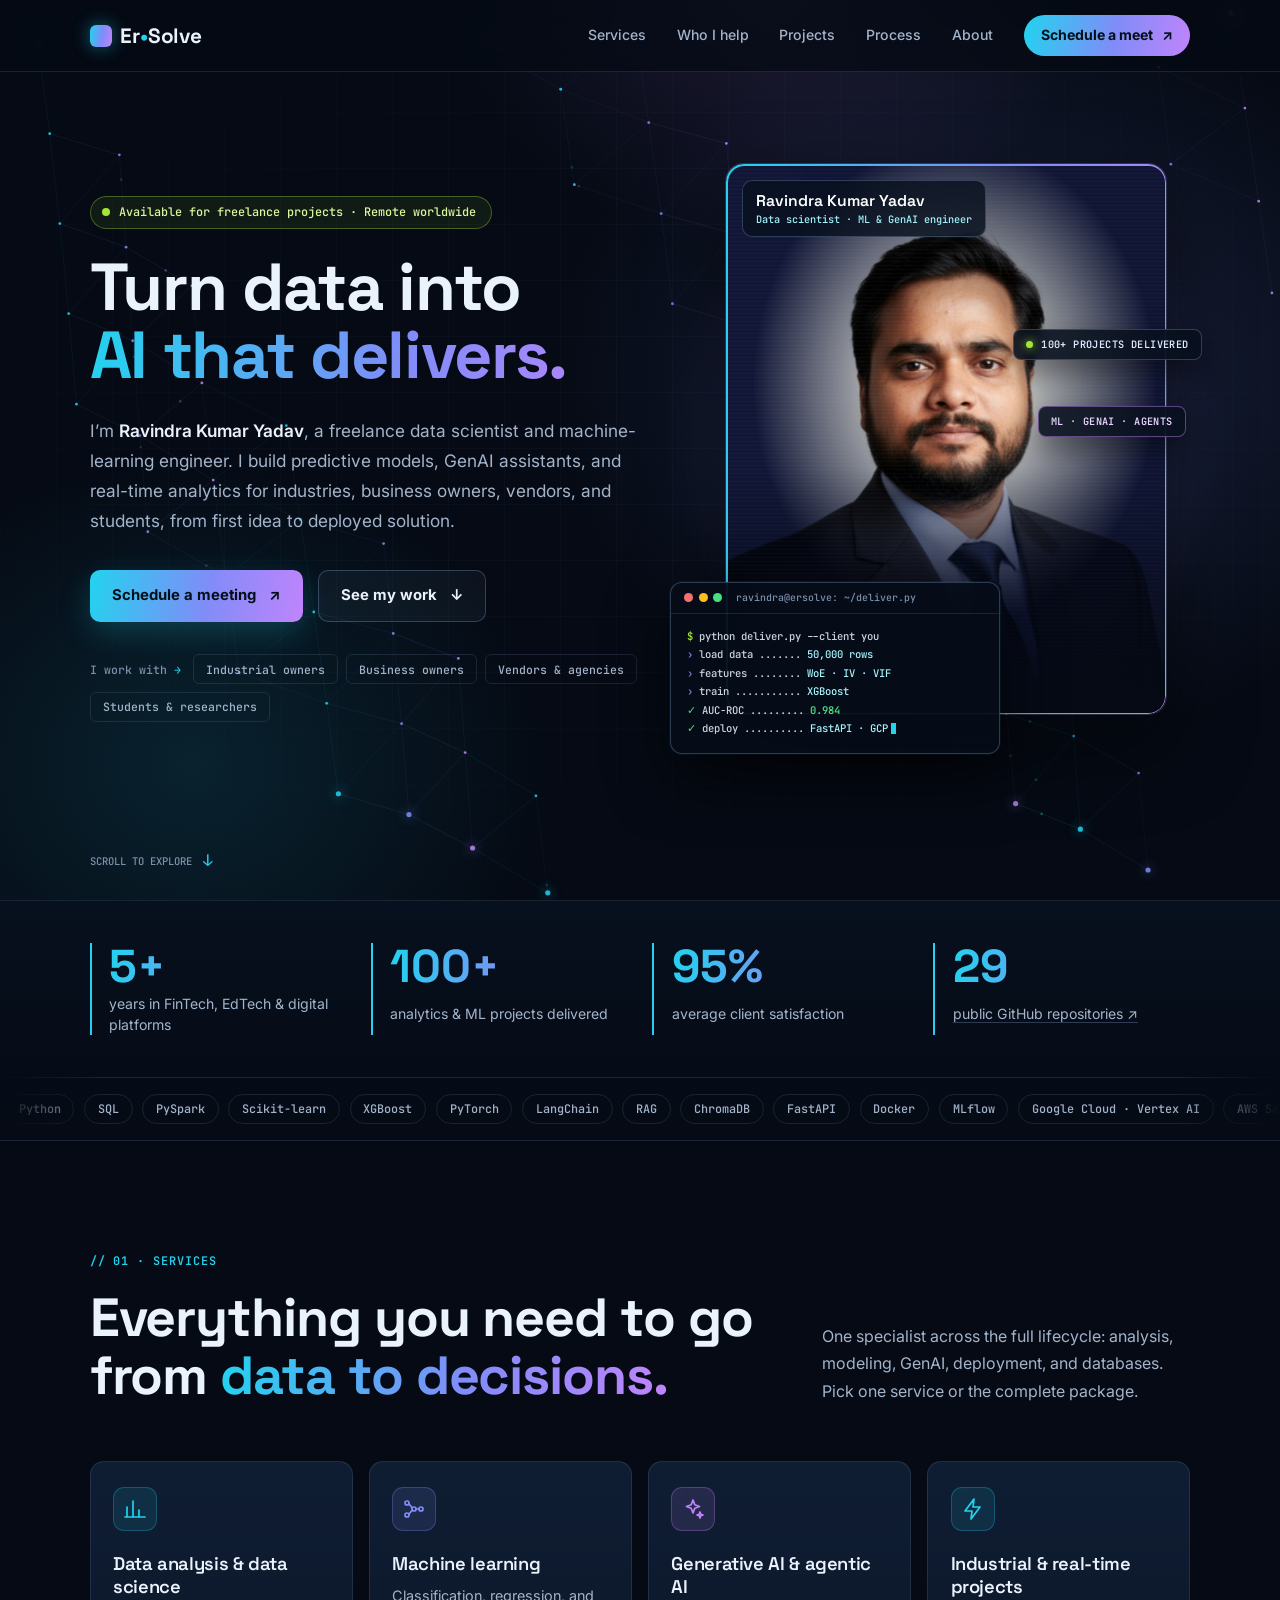
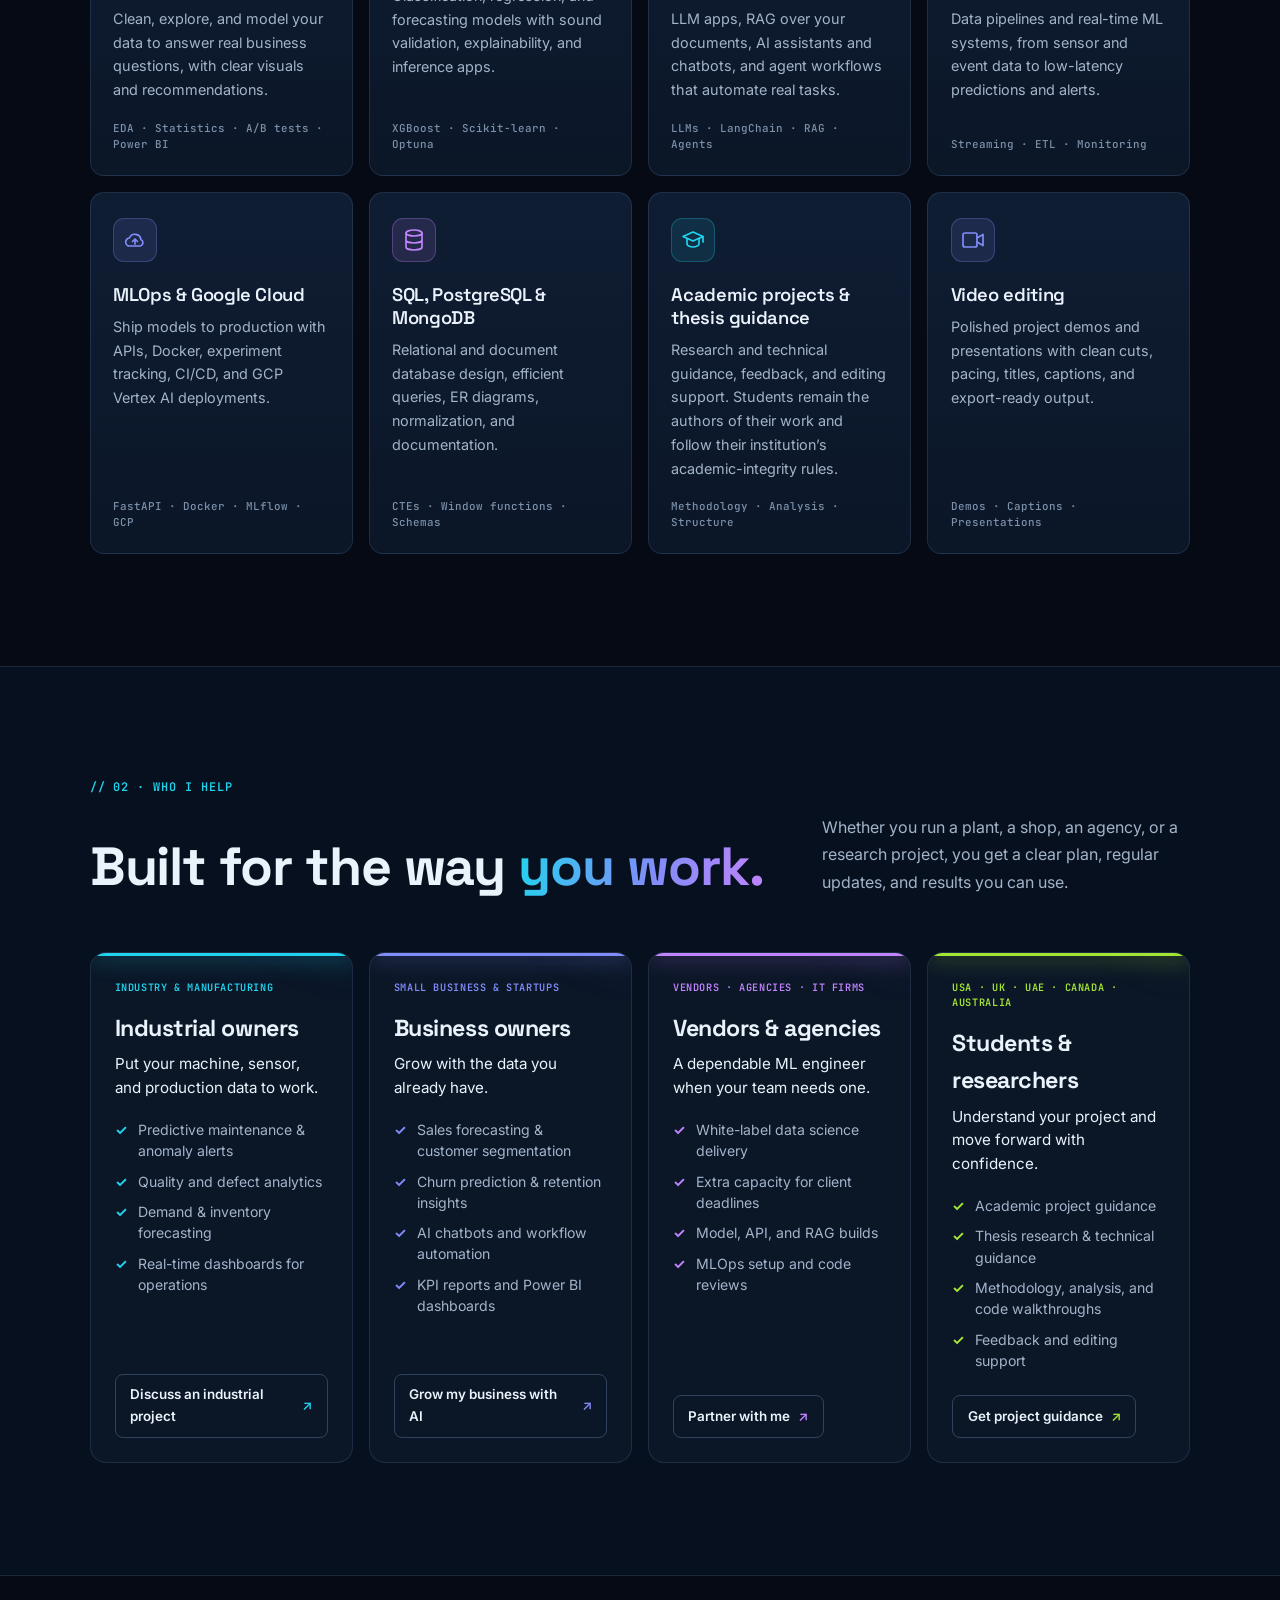
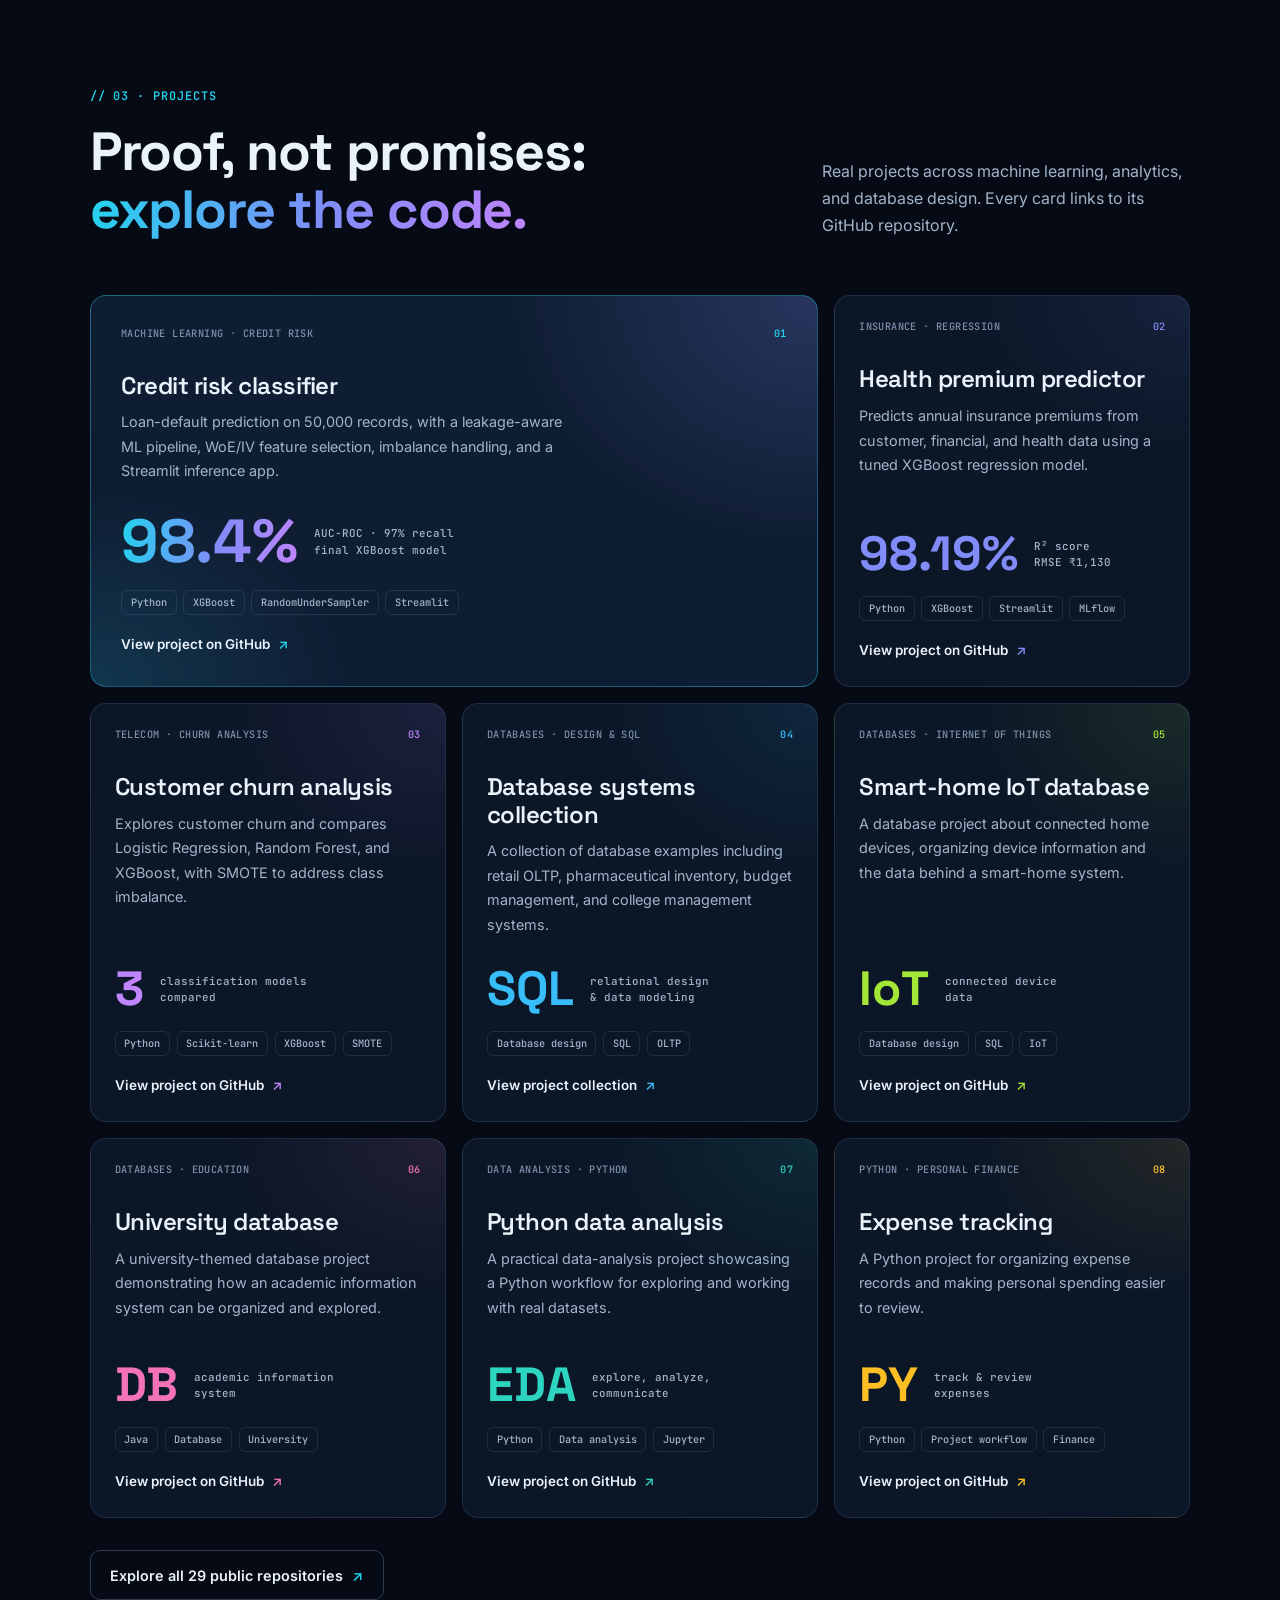
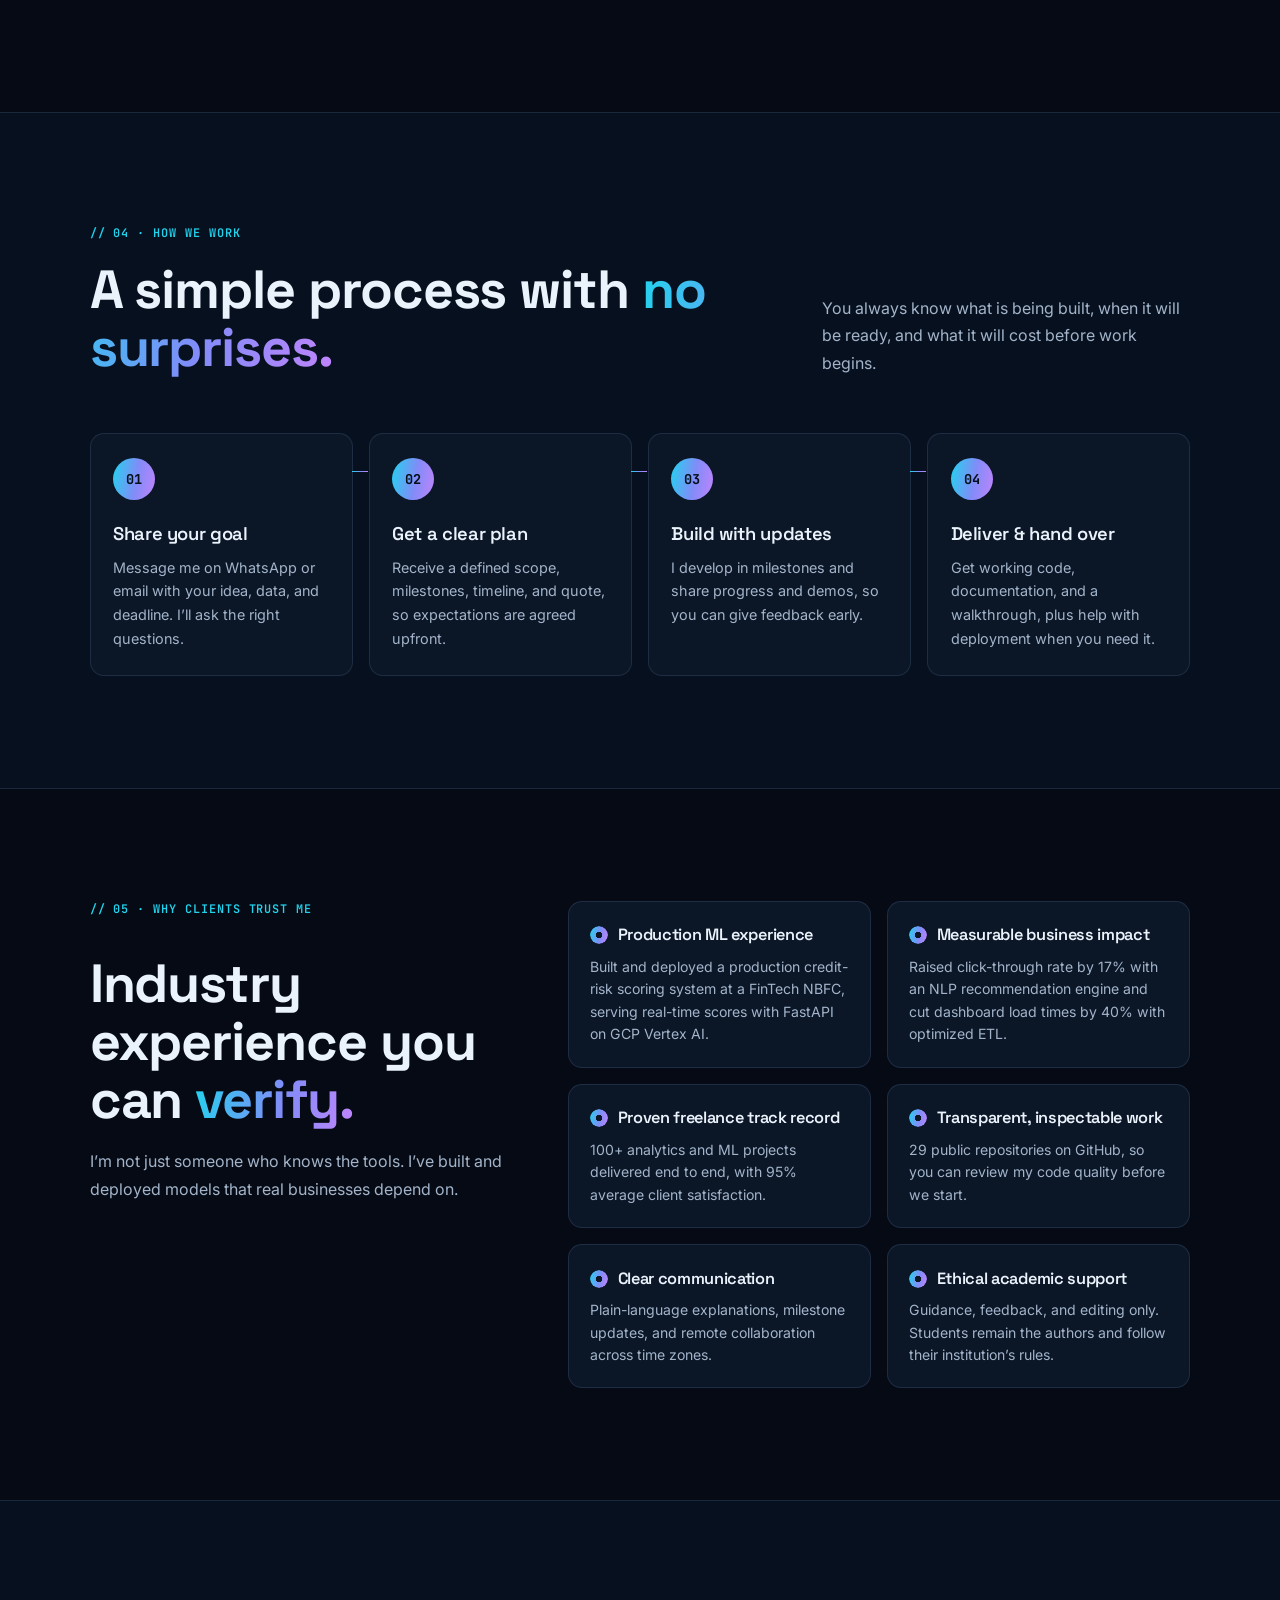
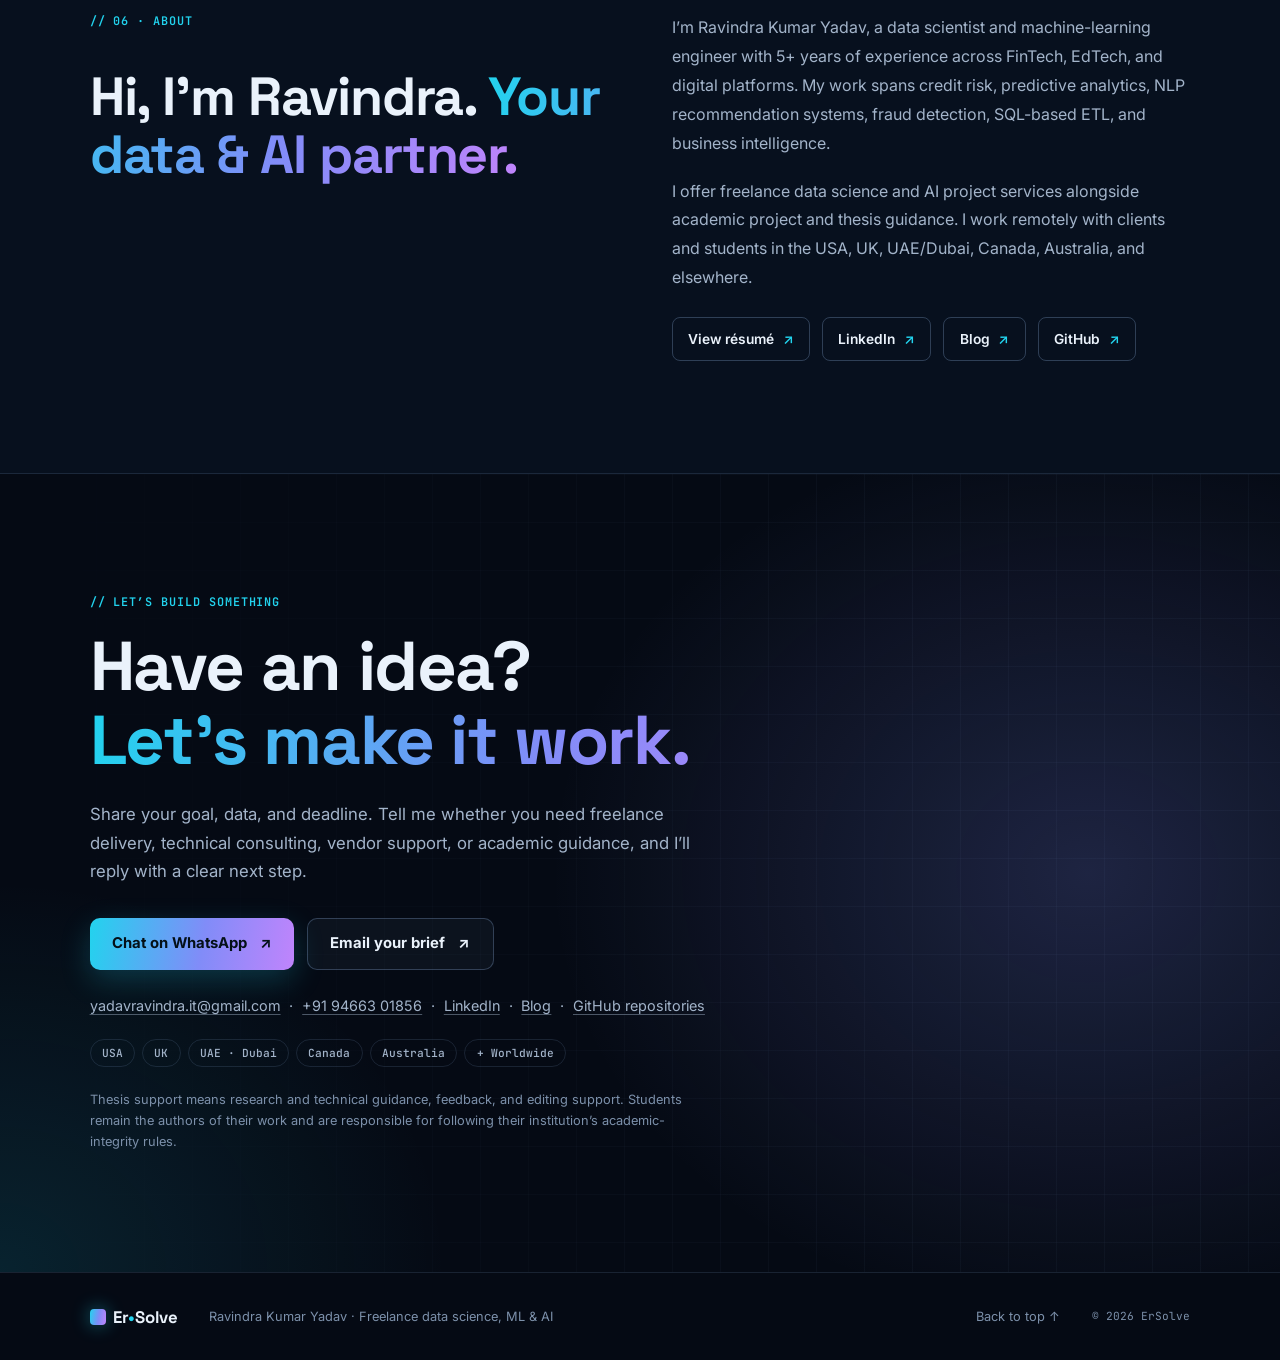
<file: index.html>
<!doctype html>
<html lang="en">
<head>
    <!-- Google Tag Manager -->
<script>(function(w,d,s,l,i){w[l]=w[l]||[];w[l].push({'gtm.start':
new Date().getTime(),event:'gtm.js'});var f=d.getElementsByTagName(s)[0],
j=d.createElement(s),dl=l!='dataLayer'?'&l='+l:'';j.async=true;j.src=
'https://www.googletagmanager.com/gtm.js?id='+i+dl;f.parentNode.insertBefore(j,f);
})(window,document,'script','dataLayer','GTM-NBWGKDXW');</script>
<!-- End Google Tag Manager -->
    <!-- Google tag (gtag.js) -->
    <script async src="https://www.googletagmanager.com/gtag/js?id=G-EXD8JY7B21"></script>
    <script>
      window.dataLayer = window.dataLayer || [];
      function gtag(){dataLayer.push(arguments);}
      gtag('js', new Date());
    
      gtag('config', 'G-EXD8JY7B21');
    </script>
    <meta charset="UTF-8">
    <meta name="viewport" content="width=device-width, initial-scale=1">
    <meta name="theme-color" content="#050a14">
    <meta name="description" content="Ersolve by Ravindra Kumar Yadav: hire a freelance data scientist for ML, GenAI, agentic AI, MLOps and SQL projects. 100+ projects delivered, remote worldwide." />
    <link rel="canonical" href="https://www.ersolve.com/">
    <link rel="preconnect" href="https://fonts.googleapis.com">
    <link rel="preconnect" href="https://fonts.gstatic.com" crossorigin>
    <link href="https://fonts.googleapis.com/css2?family=Inter:wght@400;500;600;700&family=JetBrains+Mono:wght@400;500;600&family=Space+Grotesk:wght@500;600;700&display=swap" rel="stylesheet">
    <link rel="stylesheet" href="assets/css/styles.css?v=2">
    <title>Ersolve | Freelance Data Scientist & ML Engineer – Ravindra Yadav</title>
</head>
<body>
    <!-- Google Tag Manager (noscript) -->
<noscript><iframe src="https://www.googletagmanager.com/ns.html?id=GTM-NBWGKDXW"
height="0" width="0" style="display:none;visibility:hidden"></iframe></noscript>
<!-- End Google Tag Manager (noscript) -->
    <a class="skip-link" href="#main">Skip to content</a>
    <header class="site-header">
        <a class="wordmark" href="#home" aria-label="ErSolve home"><span class="wordmark-mark" aria-hidden="true"></span>Er<span class="wordmark-dot">•</span>Solve</a>
        <button class="menu-toggle" type="button" aria-label="Open navigation" aria-expanded="false" aria-controls="site-navigation"><span></span><span></span></button>
        <nav class="site-nav" id="site-navigation" aria-label="Main navigation">
            <a href="#services">Services</a><a href="#clients">Who I help</a><a href="#work">Projects</a><a href="#process">Process</a><a href="#about">About</a>
            <a class="nav-contact" href="https://forms.gle/MHWMCqCb47USH6En8" target="_blank" rel="noopener noreferrer">Schedule a meet <span aria-hidden="true">↗</span></a>
        </nav>
    </header>

    <main id="main">
        <section class="hero" id="home" aria-labelledby="hero-title">
            <canvas class="hero-canvas" aria-hidden="true"></canvas><div class="hero-wash" aria-hidden="true"></div><div class="hero-grid" aria-hidden="true"></div>
            <div class="hero-content">
                <p class="availability"><span class="status-dot" aria-hidden="true"></span>Available for freelance projects · Remote worldwide</p>
                <h1 id="hero-title">Turn data into <span class="gradient-text">AI that delivers.</span></h1>
                <p class="hero-copy">I’m <strong>Ravindra Kumar Yadav</strong>, a freelance data scientist and machine-learning engineer. I build predictive models, GenAI assistants, and real-time analytics for industries, business owners, vendors, and students, from first idea to deployed solution.</p>
                <div class="hero-actions">
                    <a class="button button-primary" href="https://forms.gle/MHWMCqCb47USH6En8" target="_blank" rel="noopener noreferrer">Schedule a meeting <span aria-hidden="true">↗</span></a>
                    <a class="button button-ghost" href="#work">See my work <span aria-hidden="true">↓</span></a>
                </div>
                <ul class="hero-audiences" aria-label="Who I work with">
                    <li class="hero-audiences-label">I work with</li><li><a href="#clients">Industrial owners</a></li><li><a href="#clients">Business owners</a></li><li><a href="#clients">Vendors &amp; agencies</a></li><li><a href="#clients">Students &amp; researchers</a></li>
                </ul>
            </div>
            <figure class="hero-visual">
                <div class="portrait-frame">
                    <img class="hero-portrait" src="assets/img/ravindra.png" width="1302" height="775" alt="Portrait of Ravindra Kumar Yadav" fetchpriority="high">
                    <span class="portrait-tint" aria-hidden="true"></span>
                    <figcaption class="portrait-caption"><strong>Ravindra Kumar Yadav</strong><span>Data scientist · ML &amp; GenAI engineer</span></figcaption>
                </div>
                <span class="hud-chip hud-chip--top" aria-hidden="true"><i></i>100+ PROJECTS DELIVERED</span>
                <span class="hud-chip hud-chip--side" aria-hidden="true">ML · GENAI · AGENTS</span>
                <div class="terminal" aria-hidden="true">
                    <div class="terminal-bar"><i></i><i></i><i></i><span>ravindra@ersolve: ~/deliver.py</span></div>
<pre><span class="t-prompt">$</span> python deliver.py --client you
<span class="t-step">›</span> load data ....... <span class="t-val">50,000 rows</span>
<span class="t-step">›</span> features ........ <span class="t-val">WoE · IV · VIF</span>
<span class="t-step">›</span> train ........... <span class="t-val">XGBoost</span>
<span class="t-ok">✓</span> AUC-ROC ......... <span class="t-good">0.984</span>
<span class="t-ok">✓</span> deploy .......... <span class="t-val">FastAPI · GCP</span><span class="t-cursor"></span></pre>
                </div>
            </figure>
            <a class="scroll-cue" href="#proof"><span>SCROLL TO EXPLORE</span><span aria-hidden="true">↓</span></a>
        </section>

        <section class="proof" id="proof" aria-label="Track record">
            <ul class="stat-list">
                <li><strong>5+</strong><span>years in FinTech, EdTech &amp; digital platforms</span></li>
                <li><strong>100+</strong><span>analytics &amp; ML projects delivered</span></li>
                <li><strong>95%</strong><span>average client satisfaction</span></li>
                <li><strong>29</strong><span><a href="https://github.com/ravindrakumaryadav?tab=repositories" target="_blank" rel="noreferrer">public GitHub repositories ↗</a></span></li>
            </ul>
            <div class="tech-marquee" aria-label="Tools and technologies">
                <ul class="marquee-track"><li>Python</li><li>SQL</li><li>PySpark</li><li>Scikit-learn</li><li>XGBoost</li><li>PyTorch</li><li>LangChain</li><li>RAG</li><li>ChromaDB</li><li>FastAPI</li><li>Docker</li><li>MLflow</li><li>Google Cloud · Vertex AI</li><li>AWS SageMaker</li><li>PostgreSQL</li><li>MongoDB</li><li>Power BI</li><li>Streamlit</li></ul>
                <ul class="marquee-track" aria-hidden="true"><li>Python</li><li>SQL</li><li>PySpark</li><li>Scikit-learn</li><li>XGBoost</li><li>PyTorch</li><li>LangChain</li><li>RAG</li><li>ChromaDB</li><li>FastAPI</li><li>Docker</li><li>MLflow</li><li>Google Cloud · Vertex AI</li><li>AWS SageMaker</li><li>PostgreSQL</li><li>MongoDB</li><li>Power BI</li><li>Streamlit</li></ul>
            </div>
        </section>

        <section class="section" id="services" aria-labelledby="services-title">
            <div class="section-head"><p class="eyebrow">// 01 · SERVICES</p><h2 id="services-title">Everything you need to go from <span class="gradient-text">data to decisions.</span></h2><p class="section-intro">One specialist across the full lifecycle: analysis, modeling, GenAI, deployment, and databases. Pick one service or the complete package.</p></div>
            <div class="service-grid">
                <article class="service-card"><svg class="service-icon" viewBox="0 0 24 24" aria-hidden="true"><path d="M4 20V10M10 20V4M16 20v-7M22 20H2"/></svg><h3>Data analysis &amp; data science</h3><p>Clean, explore, and model your data to answer real business questions, with clear visuals and recommendations.</p><p class="service-tags">EDA · Statistics · A/B tests · Power BI</p></article>
                <article class="service-card"><svg class="service-icon" viewBox="0 0 24 24" aria-hidden="true"><circle cx="5" cy="6" r="2"/><circle cx="5" cy="18" r="2"/><circle cx="19" cy="12" r="2"/><circle cx="12" cy="12" r="2"/><path d="M7 6.8 10.2 11M7 17.2 10.2 13M14 12h3"/></svg><h3>Machine learning</h3><p>Classification, regression, and forecasting models with sound validation, explainability, and inference apps.</p><p class="service-tags">XGBoost · Scikit-learn · Optuna</p></article>
                <article class="service-card"><svg class="service-icon" viewBox="0 0 24 24" aria-hidden="true"><path d="M12 3l1.8 4.7L18.5 9.5l-4.7 1.8L12 16l-1.8-4.7L5.5 9.5l4.7-1.8zM19 15l.8 2.2L22 18l-2.2.8L19 21l-.8-2.2L16 18l2.2-.8z"/></svg><h3>Generative AI &amp; agentic AI</h3><p>LLM apps, RAG over your documents, AI assistants and chatbots, and agent workflows that automate real tasks.</p><p class="service-tags">LLMs · LangChain · RAG · Agents</p></article>
                <article class="service-card"><svg class="service-icon" viewBox="0 0 24 24" aria-hidden="true"><path d="M13 2 4 14h7l-1 8 9-12h-7z"/></svg><h3>Industrial &amp; real-time projects</h3><p>Data pipelines and real-time ML systems, from sensor and event data to low-latency predictions and alerts.</p><p class="service-tags">Streaming · ETL · Monitoring</p></article>
                <article class="service-card"><svg class="service-icon" viewBox="0 0 24 24" aria-hidden="true"><path d="M7 18a4 4 0 0 1-.6-8 6 6 0 0 1 11.5 1.5A3.5 3.5 0 0 1 17.5 18z"/><path d="M12 11v5M9.5 13.5 12 11l2.5 2.5"/></svg><h3>MLOps &amp; Google Cloud</h3><p>Ship models to production with APIs, Docker, experiment tracking, CI/CD, and GCP Vertex AI deployments.</p><p class="service-tags">FastAPI · Docker · MLflow · GCP</p></article>
                <article class="service-card"><svg class="service-icon" viewBox="0 0 24 24" aria-hidden="true"><ellipse cx="12" cy="5" rx="8" ry="3"/><path d="M4 5v14c0 1.7 3.6 3 8 3s8-1.3 8-3V5M4 12c0 1.7 3.6 3 8 3s8-1.3 8-3"/></svg><h3>SQL, PostgreSQL &amp; MongoDB</h3><p>Relational and document database design, efficient queries, ER diagrams, normalization, and documentation.</p><p class="service-tags">CTEs · Window functions · Schemas</p></article>
                <article class="service-card"><svg class="service-icon" viewBox="0 0 24 24" aria-hidden="true"><path d="M2 8.5 12 4l10 4.5-10 4.5z"/><path d="M6 10.5V16c0 1.5 2.7 3 6 3s6-1.5 6-3v-5.5M22 8.5V14"/></svg><h3>Academic projects &amp; thesis guidance</h3><p>Research and technical guidance, feedback, and editing support. Students remain the authors of their work and follow their institution’s academic-integrity rules.</p><p class="service-tags">Methodology · Analysis · Structure</p></article>
                <article class="service-card"><svg class="service-icon" viewBox="0 0 24 24" aria-hidden="true"><rect x="2" y="5" width="14" height="14" rx="2"/><path d="m16 10 6-3.5v11L16 14"/></svg><h3>Video editing</h3><p>Polished project demos and presentations with clean cuts, pacing, titles, captions, and export-ready output.</p><p class="service-tags">Demos · Captions · Presentations</p></article>
            </div>
        </section>

        <section class="section section-alt" id="clients" aria-labelledby="clients-title">
            <div class="section-head"><p class="eyebrow">// 02 · WHO I HELP</p><h2 id="clients-title">Built for the way <span class="gradient-text">you work.</span></h2><p class="section-intro">Whether you run a plant, a shop, an agency, or a research project, you get a clear plan, regular updates, and results you can use.</p></div>
            <div class="audience-grid">
                <article class="audience-card" style="--accent: #22d3ee"><p class="audience-label">INDUSTRY &amp; MANUFACTURING</p><h3>Industrial owners</h3><p class="audience-pitch">Put your machine, sensor, and production data to work.</p><ul><li>Predictive maintenance &amp; anomaly alerts</li><li>Quality and defect analytics</li><li>Demand &amp; inventory forecasting</li><li>Real-time dashboards for operations</li></ul><a class="audience-cta" href="https://wa.me/919466301856?text=Hi%20Ravindra%2C%20I%20run%20an%20industrial%20business%20and%20want%20to%20discuss%20a%20data%20%2F%20AI%20project." target="_blank" rel="noreferrer">Discuss an industrial project <span aria-hidden="true">↗</span></a></article>
                <article class="audience-card" style="--accent: #818cf8"><p class="audience-label">SMALL BUSINESS &amp; STARTUPS</p><h3>Business owners</h3><p class="audience-pitch">Grow with the data you already have.</p><ul><li>Sales forecasting &amp; customer segmentation</li><li>Churn prediction &amp; retention insights</li><li>AI chatbots and workflow automation</li><li>KPI reports and Power BI dashboards</li></ul><a class="audience-cta" href="https://wa.me/919466301856?text=Hi%20Ravindra%2C%20I%20own%20a%20business%20and%20want%20to%20use%20data%20%2F%20AI%20to%20grow." target="_blank" rel="noreferrer">Grow my business with AI <span aria-hidden="true">↗</span></a></article>
                <article class="audience-card" style="--accent: #c084fc"><p class="audience-label">VENDORS · AGENCIES · IT FIRMS</p><h3>Vendors &amp; agencies</h3><p class="audience-pitch">A dependable ML engineer when your team needs one.</p><ul><li>White-label data science delivery</li><li>Extra capacity for client deadlines</li><li>Model, API, and RAG builds</li><li>MLOps setup and code reviews</li></ul><a class="audience-cta" href="https://wa.me/919466301856?text=Hi%20Ravindra%2C%20I%27m%20a%20vendor%20%2F%20agency%20looking%20for%20data%20science%20%2F%20AI%20support." target="_blank" rel="noreferrer">Partner with me <span aria-hidden="true">↗</span></a></article>
                <article class="audience-card" style="--accent: #a3e635"><p class="audience-label">USA · UK · UAE · CANADA · AUSTRALIA</p><h3>Students &amp; researchers</h3><p class="audience-pitch">Understand your project and move forward with confidence.</p><ul><li>Academic project guidance</li><li>Thesis research &amp; technical guidance</li><li>Methodology, analysis, and code walkthroughs</li><li>Feedback and editing support</li></ul><a class="audience-cta" href="https://wa.me/919466301856?text=Hi%20Ravindra%2C%20I%27m%20a%20student%20and%20would%20like%20guidance%20on%20my%20project%20%2F%20thesis." target="_blank" rel="noreferrer">Get project guidance <span aria-hidden="true">↗</span></a></article>
            </div>
        </section>

        <section class="section" id="work" aria-labelledby="work-title">
            <div class="section-head"><p class="eyebrow">// 03 · PROJECTS</p><h2 id="work-title">Proof, not promises: <span class="gradient-text">explore the code.</span></h2><p class="section-intro">Real projects across machine learning, analytics, and database design. Every card links to its GitHub repository.</p></div>
            <div class="project-grid">
                <article class="project-card project-card--featured"><div class="project-topline"><span>MACHINE LEARNING · CREDIT RISK</span><span>01</span></div><h3>Credit risk classifier</h3><p>Loan-default prediction on 50,000 records, with a leakage-aware ML pipeline, WoE/IV feature selection, imbalance handling, and a Streamlit inference app.</p><div class="project-result"><strong>98.4%</strong><span>AUC-ROC · 97% recall<br>final XGBoost model</span></div><div class="project-stack"><span>Python</span><span>XGBoost</span><span>RandomUnderSampler</span><span>Streamlit</span></div><a class="project-link" href="https://github.com/ravindrakumaryadav/ML-Credit-Risk-Model" target="_blank" rel="noreferrer">View project on GitHub <span aria-hidden="true">↗</span></a></article>
                <article class="project-card"><div class="project-topline"><span>INSURANCE · REGRESSION</span><span>02</span></div><h3>Health premium predictor</h3><p>Predicts annual insurance premiums from customer, financial, and health data using a tuned XGBoost regression model.</p><div class="project-result"><strong>98.19%</strong><span>R² score<br>RMSE ₹1,130</span></div><div class="project-stack"><span>Python</span><span>XGBoost</span><span>Streamlit</span><span>MLflow</span></div><a class="project-link" href="https://github.com/ravindrakumaryadav/ML-Healthcare-Insurance-Premium-Prediction" target="_blank" rel="noreferrer">View project on GitHub <span aria-hidden="true">↗</span></a></article>
                <article class="project-card"><div class="project-topline"><span>TELECOM · CHURN ANALYSIS</span><span>03</span></div><h3>Customer churn analysis</h3><p>Explores customer churn and compares Logistic Regression, Random Forest, and XGBoost, with SMOTE to address class imbalance.</p><div class="project-result"><strong>3</strong><span>classification models<br>compared</span></div><div class="project-stack"><span>Python</span><span>Scikit-learn</span><span>XGBoost</span><span>SMOTE</span></div><a class="project-link" href="https://github.com/ravindrakumaryadav/Telecom-Customer-Churn-Analysis" target="_blank" rel="noreferrer">View project on GitHub <span aria-hidden="true">↗</span></a></article>
                <article class="project-card"><div class="project-topline"><span>DATABASES · DESIGN &amp; SQL</span><span>04</span></div><h3>Database systems collection</h3><p>A collection of database examples including retail OLTP, pharmaceutical inventory, budget management, and college management systems.</p><div class="project-result"><strong>SQL</strong><span>relational design<br>&amp; data modeling</span></div><div class="project-stack"><span>Database design</span><span>SQL</span><span>OLTP</span></div><a class="project-link" href="https://github.com/ravindrakumaryadav/database-projects" target="_blank" rel="noreferrer">View project collection <span aria-hidden="true">↗</span></a></article>
                <article class="project-card"><div class="project-topline"><span>DATABASES · INTERNET OF THINGS</span><span>05</span></div><h3>Smart-home IoT database</h3><p>A database project about connected home devices, organizing device information and the data behind a smart-home system.</p><div class="project-result"><strong>IoT</strong><span>connected device<br>data</span></div><div class="project-stack"><span>Database design</span><span>SQL</span><span>IoT</span></div><a class="project-link" href="https://github.com/ravindrakumaryadav/Smart-Home-Database-IOT-Devices-" target="_blank" rel="noreferrer">View project on GitHub <span aria-hidden="true">↗</span></a></article>
                <article class="project-card"><div class="project-topline"><span>DATABASES · EDUCATION</span><span>06</span></div><h3>University database</h3><p>A university-themed database project demonstrating how an academic information system can be organized and explored.</p><div class="project-result"><strong>DB</strong><span>academic information<br>system</span></div><div class="project-stack"><span>Java</span><span>Database</span><span>University</span></div><a class="project-link" href="https://github.com/ravindrakumaryadav/UniversityDatabase" target="_blank" rel="noreferrer">View project on GitHub <span aria-hidden="true">↗</span></a></article>
                <article class="project-card"><div class="project-topline"><span>DATA ANALYSIS · PYTHON</span><span>07</span></div><h3>Python data analysis</h3><p>A practical data-analysis project showcasing a Python workflow for exploring and working with real datasets.</p><div class="project-result"><strong>EDA</strong><span>explore, analyze,<br>communicate</span></div><div class="project-stack"><span>Python</span><span>Data analysis</span><span>Jupyter</span></div><a class="project-link" href="https://github.com/ravindrakumaryadav/DataAnalysis" target="_blank" rel="noreferrer">View project on GitHub <span aria-hidden="true">↗</span></a></article>
                <article class="project-card"><div class="project-topline"><span>PYTHON · PERSONAL FINANCE</span><span>08</span></div><h3>Expense tracking</h3><p>A Python project for organizing expense records and making personal spending easier to review.</p><div class="project-result"><strong>PY</strong><span>track &amp; review<br>expenses</span></div><div class="project-stack"><span>Python</span><span>Project workflow</span><span>Finance</span></div><a class="project-link" href="https://github.com/ravindrakumaryadav/project-expense-tracking" target="_blank" rel="noreferrer">View project on GitHub <span aria-hidden="true">↗</span></a></article>
            </div>
            <a class="all-projects-link" href="https://github.com/ravindrakumaryadav?tab=repositories" target="_blank" rel="noreferrer">Explore all 29 public repositories <span aria-hidden="true">↗</span></a>
        </section>

        <section class="section section-alt" id="process" aria-labelledby="process-title">
            <div class="section-head"><p class="eyebrow">// 04 · HOW WE WORK</p><h2 id="process-title">A simple process with <span class="gradient-text">no surprises.</span></h2><p class="section-intro">You always know what is being built, when it will be ready, and what it will cost before work begins.</p></div>
            <ol class="process-steps">
                <li><span class="step-num">01</span><h3>Share your goal</h3><p>Message me on WhatsApp or email with your idea, data, and deadline. I’ll ask the right questions.</p></li>
                <li><span class="step-num">02</span><h3>Get a clear plan</h3><p>Receive a defined scope, milestones, timeline, and quote, so expectations are agreed upfront.</p></li>
                <li><span class="step-num">03</span><h3>Build with updates</h3><p>I develop in milestones and share progress and demos, so you can give feedback early.</p></li>
                <li><span class="step-num">04</span><h3>Deliver &amp; hand over</h3><p>Get working code, documentation, and a walkthrough, plus help with deployment when you need it.</p></li>
            </ol>
        </section>

        <section class="section" id="trust" aria-labelledby="trust-title">
            <div class="trust-layout">
                <div class="section-head section-head--stack"><p class="eyebrow">// 05 · WHY CLIENTS TRUST ME</p><h2 id="trust-title">Industry experience you can <span class="gradient-text">verify.</span></h2><p class="section-intro">I’m not just someone who knows the tools. I’ve built and deployed models that real businesses depend on.</p></div>
                <ul class="trust-list">
                    <li><h3>Production ML experience</h3><p>Built and deployed a production credit-risk scoring system at a FinTech NBFC, serving real-time scores with FastAPI on GCP Vertex AI.</p></li>
                    <li><h3>Measurable business impact</h3><p>Raised click-through rate by 17% with an NLP recommendation engine and cut dashboard load times by 40% with optimized ETL.</p></li>
                    <li><h3>Proven freelance track record</h3><p>100+ analytics and ML projects delivered end to end, with 95% average client satisfaction.</p></li>
                    <li><h3>Transparent, inspectable work</h3><p>29 public repositories on GitHub, so you can review my code quality before we start.</p></li>
                    <li><h3>Clear communication</h3><p>Plain-language explanations, milestone updates, and remote collaboration across time zones.</p></li>
                    <li><h3>Ethical academic support</h3><p>Guidance, feedback, and editing only. Students remain the authors and follow their institution’s rules.</p></li>
                </ul>
            </div>
        </section>

        <section class="section section-alt" id="about" aria-labelledby="about-title">
            <div class="about-layout">
                <div class="section-head section-head--stack"><p class="eyebrow">// 06 · ABOUT</p><h2 id="about-title">Hi, I’m Ravindra. <span class="gradient-text">Your data &amp; AI partner.</span></h2></div>
                <div class="about-copy"><p>I’m Ravindra Kumar Yadav, a data scientist and machine-learning engineer with 5+ years of experience across FinTech, EdTech, and digital platforms. My work spans credit risk, predictive analytics, NLP recommendation systems, fraud detection, SQL-based ETL, and business intelligence.</p><p>I offer freelance data science and AI project services alongside academic project and thesis guidance. I work remotely with clients and students in the USA, UK, UAE/Dubai, Canada, Australia, and elsewhere.</p><div class="about-links"><a class="text-link" href="Ravindra_Kumar_Yadav_Resume.pdf" target="_blank" rel="noreferrer">View résumé <span aria-hidden="true">↗</span></a><a class="text-link" href="https://www.linkedin.com/in/robinyadav9/" target="_blank" rel="noreferrer">LinkedIn <span aria-hidden="true">↗</span></a><a class="text-link" href="https://ravindraph.blogspot.com/" target="_blank" rel="noreferrer">Blog <span aria-hidden="true">↗</span></a><a class="text-link" href="https://github.com/ravindrakumaryadav" target="_blank" rel="noreferrer">GitHub <span aria-hidden="true">↗</span></a></div></div>
            </div>
        </section>

        <section class="contact" id="contact" aria-labelledby="contact-title"><div class="contact-grid" aria-hidden="true"></div>
            <div class="contact-content">
                <p class="eyebrow">// LET’S BUILD SOMETHING</p><h2 id="contact-title">Have an idea? <span class="gradient-text">Let’s make it work.</span></h2>
                <p class="contact-lead">Share your goal, data, and deadline. Tell me whether you need freelance delivery, technical consulting, vendor support, or academic guidance, and I’ll reply with a clear next step.</p>
                <div class="contact-actions"><a class="button button-primary" href="https://wa.me/919466301856?text=Hi%20Ravindra%2C%20I%20have%20a%20project%20inquiry." target="_blank" rel="noreferrer">Chat on WhatsApp <span aria-hidden="true">↗</span></a><a class="button button-ghost" href="mailto:yadavravindra.it@gmail.com?subject=Project%20inquiry">Email your brief <span aria-hidden="true">↗</span></a></div>
                <p class="contact-details"><a href="mailto:yadavravindra.it@gmail.com">yadavravindra.it@gmail.com</a><span aria-hidden="true">·</span><a href="tel:+919466301856">+91 94663 01856</a><span aria-hidden="true">·</span><a href="https://www.linkedin.com/in/robinyadav9/" target="_blank" rel="noreferrer">LinkedIn</a><span aria-hidden="true">·</span><a href="https://ravindraph.blogspot.com/" target="_blank" rel="noreferrer">Blog</a><span aria-hidden="true">·</span><a href="https://github.com/ravindrakumaryadav?tab=repositories" target="_blank" rel="noreferrer">GitHub repositories</a></p>
                <ul class="region-list" aria-label="Remote service regions"><li>USA</li><li>UK</li><li>UAE · Dubai</li><li>Canada</li><li>Australia</li><li>+ Worldwide</li></ul>
                <p class="contact-note">Thesis support means research and technical guidance, feedback, and editing support. Students remain the authors of their work and are responsible for following their institution’s academic-integrity rules.</p>
            </div>
        </section>
    </main>

    <footer class="site-footer"><a class="wordmark" href="#home" aria-label="ErSolve home"><span class="wordmark-mark" aria-hidden="true"></span>Er<span class="wordmark-dot">•</span>Solve</a><p>Ravindra Kumar Yadav · Freelance data science, ML &amp; AI</p><a href="#home">Back to top ↑</a><span class="copyright">© <span id="year"></span> ErSolve</span></footer>
    <script src="assets/js/main.js?v=2" defer></script>
</body>
</html>
</file>
<file: assets/css/styles.css>
:root {
    color-scheme: dark;
    --bg: #050a14;
    --bg-alt: #07101e;
    --panel: #0b1627;
    --panel-2: #0f1d33;
    --line: rgb(148 184 230 / 14%);
    --line-strong: rgb(148 184 230 / 28%);
    --text: #eaf2fb;
    --muted: #a3b4ca;
    --dim: #7c90aa;
    --cyan: #22d3ee;
    --indigo: #818cf8;
    --violet: #c084fc;
    --lime: #a3e635;
    --gradient: linear-gradient(100deg, #22d3ee 0%, #818cf8 55%, #c084fc 100%);
    --display: "Space Grotesk", "Segoe UI", sans-serif;
    --body: "Inter", "Segoe UI", system-ui, sans-serif;
    --mono: "JetBrains Mono", Consolas, monospace;
    --gutter: 7vw;
}
* { box-sizing: border-box; }
html { scroll-behavior: smooth; scroll-padding-top: 5rem; }
body { margin: 0; background: var(--bg); color: var(--text); font-family: var(--body); font-size: 16px; line-height: 1.6; -webkit-font-smoothing: antialiased; overflow-x: hidden; }
a { color: inherit; text-decoration: none; }
button { font: inherit; }
img, svg { max-width: 100%; }
h1, h2, h3 { font-family: var(--display); letter-spacing: -.02em; }
::selection { background: var(--cyan); color: var(--bg); }
:focus-visible { outline: 2px solid var(--cyan); outline-offset: 3px; border-radius: 2px; }
.skip-link { position: fixed; z-index: 30; top: 1rem; left: 1rem; padding: .75rem 1rem; background: var(--cyan); color: var(--bg); font-weight: 700; transform: translateY(-180%); }
.skip-link:focus { transform: translateY(0); }
.gradient-text { background: var(--gradient); -webkit-background-clip: text; background-clip: text; color: transparent; }

/* Header */
.site-header { height: 72px; padding: 0 var(--gutter); display: flex; align-items: center; justify-content: space-between; position: fixed; z-index: 20; inset: 0 0 auto; border-bottom: 1px solid var(--line); background: rgb(5 10 20 / 72%); -webkit-backdrop-filter: blur(14px); backdrop-filter: blur(14px); }
.wordmark { display: inline-flex; align-items: center; font: 700 1.3rem var(--display); letter-spacing: -.01em; }
.wordmark-mark { width: 22px; height: 22px; margin-right: .55rem; border-radius: 6px; background: var(--gradient); box-shadow: 0 0 18px rgb(34 211 238 / 45%); }
.wordmark-dot { color: var(--cyan); }
.site-nav { display: flex; align-items: center; gap: clamp(1.1rem, 2.4vw, 2.4rem); font-size: .88rem; font-weight: 500; color: var(--muted); }
.site-nav a:not(.nav-contact) { transition: color .2s ease; }
.site-nav a:not(.nav-contact):hover { color: var(--text); }
.nav-contact { padding: .6rem 1.1rem; border-radius: 999px; background: var(--gradient); color: #041018; font-weight: 700; transition: box-shadow .2s ease, transform .2s ease; }
.nav-contact:hover { box-shadow: 0 0 24px rgb(129 140 248 / 55%); transform: translateY(-1px); }
.nav-contact span { margin-left: .35rem; }
.menu-toggle { display: none; }

/* Hero */
.hero { min-height: max(720px, 100svh); position: relative; display: grid; grid-template-columns: minmax(0, 1.12fr) minmax(0, .88fr); align-items: center; gap: clamp(2.5rem, 6vw, 6rem); overflow: hidden; padding: 128px var(--gutter) 110px; isolation: isolate; }
.hero-canvas, .hero-wash, .hero-grid { position: absolute; inset: 0; width: 100%; height: 100%; pointer-events: none; }
.hero-canvas { z-index: -3; }
.hero-wash { z-index: -2; background: radial-gradient(ellipse 50% 60% at 78% 42%, rgb(129 140 248 / 20%), transparent 70%), radial-gradient(ellipse 40% 50% at 15% 85%, rgb(34 211 238 / 12%), transparent 70%), radial-gradient(ellipse 35% 40% at 60% 0%, rgb(192 132 252 / 12%), transparent 70%); }
.hero-grid { z-index: -1; opacity: .5; background-image: linear-gradient(rgb(148 184 230 / 7%) 1px, transparent 1px), linear-gradient(90deg, rgb(148 184 230 / 7%) 1px, transparent 1px); background-size: 56px 56px; -webkit-mask-image: radial-gradient(ellipse 80% 70% at 50% 45%, #000 30%, transparent 85%); mask-image: radial-gradient(ellipse 80% 70% at 50% 45%, #000 30%, transparent 85%); }
.hero-content { max-width: 660px; animation: settle-in .7s ease both; }
.availability { display: inline-flex; align-items: center; gap: .6rem; margin: 0 0 1.6rem; padding: .45rem .9rem .45rem .7rem; border: 1px solid rgb(163 230 53 / 35%); border-radius: 999px; background: rgb(163 230 53 / 8%); color: #d9f99d; font: 500 .74rem var(--mono); }
.status-dot { width: 8px; height: 8px; flex: none; border-radius: 50%; background: var(--lime); box-shadow: 0 0 0 0 rgb(163 230 53 / 60%); animation: pulse 2s ease-out infinite; }
.hero h1 { margin: 0; font-size: clamp(2.9rem, 5.2vw, 5.1rem); font-weight: 700; line-height: 1.02; }
.hero h1 .gradient-text { display: block; }
.hero-copy { max-width: 560px; margin: 1.6rem 0 0; color: var(--muted); font-size: 1.08rem; line-height: 1.75; }
.hero-copy strong { color: var(--text); font-weight: 600; }
.hero-actions { display: flex; flex-wrap: wrap; align-items: center; gap: .9rem; margin-top: 2.1rem; }
.button { min-height: 52px; display: inline-flex; align-items: center; justify-content: center; gap: .8rem; padding: 0 1.4rem; border-radius: 10px; font-size: .93rem; font-weight: 700; transition: transform .2s ease, box-shadow .2s ease, background .2s ease, border-color .2s ease; }
.button:hover { transform: translateY(-2px); }
.button-primary { color: #041018; background: var(--gradient); box-shadow: 0 10px 30px rgb(34 211 238 / 22%); }
.button-primary:hover { box-shadow: 0 14px 38px rgb(129 140 248 / 40%); }
.button-ghost { border: 1px solid var(--line-strong); background: rgb(148 184 230 / 5%); color: var(--text); }
.button-ghost:hover { border-color: var(--cyan); background: rgb(34 211 238 / 8%); }
.hero-audiences { display: flex; flex-wrap: wrap; gap: .5rem; margin: 2rem 0 0; padding: 0; list-style: none; }
.hero-audiences a { display: inline-block; padding: .4rem .75rem; border: 1px solid var(--line); border-radius: 6px; color: var(--muted); font: 500 .72rem var(--mono); transition: color .2s ease, border-color .2s ease; }
.hero-audiences a:hover { border-color: var(--cyan); color: var(--text); }
.hero-audiences-label { align-self: center; margin-right: .25rem; color: var(--dim); font: 500 .72rem var(--mono); }
.hero-audiences-label::after { content: " →"; color: var(--cyan); }

.hero-visual { width: 100%; max-width: 440px; justify-self: end; position: relative; margin: 0 1.5rem 2.5rem 0; animation: settle-in .9s .1s ease both; }
.hero-visual::before { content: ""; position: absolute; z-index: -1; inset: -18% -14%; background: radial-gradient(circle, rgb(129 140 248 / 28%), transparent 62%); filter: blur(10px); }
.portrait-frame { aspect-ratio: 4 / 5; position: relative; overflow: hidden; border-radius: 18px; background: var(--panel); box-shadow: 0 0 0 1px rgb(148 184 230 / 22%), 0 30px 80px rgb(0 0 0 / 55%); }
.portrait-frame::before { content: ""; position: absolute; z-index: 3; inset: 0; border-radius: inherit; padding: 1.5px; background: var(--gradient); -webkit-mask: linear-gradient(#000 0 0) content-box, linear-gradient(#000 0 0); -webkit-mask-composite: xor; mask: linear-gradient(#000 0 0) content-box exclude, linear-gradient(#000 0 0); pointer-events: none; }
.portrait-frame::after { content: ""; position: absolute; z-index: 1; inset: 0; pointer-events: none; background: linear-gradient(180deg, transparent 55%, rgb(5 10 20 / 94%) 100%), repeating-linear-gradient(0deg, rgb(148 184 230 / 4%) 0 1px, transparent 1px 4px); }
.portrait-tint { position: absolute; z-index: 1; inset: 0; background: #141a44; mix-blend-mode: multiply; pointer-events: none; -webkit-mask-image: radial-gradient(ellipse 46% 44% at 52% 40%, transparent 30%, #000 100%); mask-image: radial-gradient(ellipse 46% 44% at 52% 40%, transparent 30%, #000 100%); }
.hero-portrait { width: 100%; height: 100%; display: block; object-fit: cover; object-position: 50% 22%; filter: saturate(.95) contrast(1.05); }
.portrait-caption { position: absolute; z-index: 2; top: 1rem; left: 1rem; display: grid; gap: .15rem; padding: .6rem .8rem; border: 1px solid var(--line-strong); border-radius: 10px; background: rgb(8 16 30 / 82%); -webkit-backdrop-filter: blur(8px); backdrop-filter: blur(8px); }
.portrait-caption strong { font: 600 .98rem var(--display); color: #fff; }
.portrait-caption span { color: #a5f3fc; font: 500 .64rem var(--mono); }
.hud-chip { position: absolute; z-index: 4; display: inline-flex; align-items: center; gap: .5rem; padding: .5rem .75rem; border: 1px solid var(--line-strong); border-radius: 8px; background: rgb(8 16 30 / 88%); -webkit-backdrop-filter: blur(8px); backdrop-filter: blur(8px); color: #dbeafe; font: 600 .64rem var(--mono); letter-spacing: .04em; white-space: nowrap; box-shadow: 0 12px 28px rgb(0 0 0 / 40%); }
.hud-chip i { width: 7px; height: 7px; border-radius: 50%; background: var(--lime); box-shadow: 0 0 10px var(--lime); }
.hud-chip--top { top: 30%; right: -2.2rem; }
.hud-chip--side { top: 44%; right: -1.2rem; color: #e9d5ff; border-color: rgb(192 132 252 / 45%); }
.terminal { position: absolute; z-index: 5; left: -3.5rem; bottom: -2.5rem; width: min(330px, 92%); border: 1px solid var(--line-strong); border-radius: 12px; background: rgb(6 12 24 / 94%); box-shadow: 0 24px 60px rgb(0 0 0 / 60%), 0 0 0 1px rgb(34 211 238 / 8%); overflow: hidden; }
.terminal-bar { display: flex; align-items: center; gap: .35rem; padding: .55rem .8rem; border-bottom: 1px solid var(--line); }
.terminal-bar i { width: 9px; height: 9px; border-radius: 50%; background: #f87171; }
.terminal-bar i:nth-child(2) { background: #fbbf24; }
.terminal-bar i:nth-child(3) { background: #4ade80; }
.terminal-bar span { margin-left: .5rem; color: var(--dim); font: 500 .62rem var(--mono); }
.terminal pre { margin: 0; padding: .8rem .95rem .95rem; color: #cbd5e1; font: 500 .66rem/1.75 var(--mono); white-space: pre; overflow: hidden; }
.t-prompt { color: var(--lime); }
.t-step { color: var(--indigo); }
.t-val { color: #a5f3fc; }
.t-ok { color: #4ade80; }
.t-good { color: #4ade80; font-weight: 600; }
.t-cursor { display: inline-block; width: .5em; height: 1em; margin-left: .3em; vertical-align: -.15em; background: var(--cyan); animation: blink 1.1s steps(1) infinite; }
.scroll-cue { position: absolute; bottom: 1.8rem; left: var(--gutter); display: flex; gap: .7rem; align-items: center; color: var(--dim); font: 500 .66rem var(--mono); }
.scroll-cue span:last-child { color: var(--cyan); font-size: 1rem; }

/* Proof band */
.proof { border-top: 1px solid var(--line); border-bottom: 1px solid var(--line); background: linear-gradient(180deg, var(--bg-alt), var(--bg)); }
.stat-list { margin: 0; padding: 2.6rem var(--gutter); list-style: none; display: grid; grid-template-columns: repeat(4, minmax(0, 1fr)); gap: 1.5rem; }
.stat-list li { display: grid; gap: .35rem; padding-left: 1.1rem; border-left: 2px solid transparent; border-image: var(--gradient) 1; }
.stat-list strong { font: 700 clamp(2.2rem, 3.6vw, 3.1rem)/1 var(--display); background: var(--gradient); -webkit-background-clip: text; background-clip: text; color: transparent; }
.stat-list span { color: var(--muted); font-size: .88rem; line-height: 1.45; }
.stat-list a { border-bottom: 1px solid var(--line-strong); transition: color .2s ease, border-color .2s ease; }
.stat-list a:hover { color: var(--text); border-color: var(--cyan); }
.tech-marquee { display: flex; overflow: hidden; padding: 1rem 0; border-top: 1px solid var(--line); -webkit-mask-image: linear-gradient(90deg, transparent, #000 8%, #000 92%, transparent); mask-image: linear-gradient(90deg, transparent, #000 8%, #000 92%, transparent); }
.marquee-track { flex: none; display: flex; gap: .6rem; margin: 0; padding: 0 .3rem; list-style: none; animation: marquee 42s linear infinite; }
.marquee-track li { padding: .4rem .8rem; border: 1px solid var(--line); border-radius: 999px; color: var(--muted); font: 500 .74rem var(--mono); white-space: nowrap; }
.tech-marquee:hover .marquee-track { animation-play-state: paused; }

/* Sections */
.section { padding: 112px var(--gutter); position: relative; }
.section-alt { background: var(--bg-alt); border-top: 1px solid var(--line); border-bottom: 1px solid var(--line); }
.section-head { display: grid; grid-template-columns: minmax(0, 1.3fr) minmax(0, .7fr); align-items: end; column-gap: 3rem; }
.section-head .eyebrow { grid-column: 1 / -1; }
.section-head--stack { grid-template-columns: 1fr; row-gap: 1.2rem; }
.eyebrow { margin: 0 0 1.2rem; color: var(--cyan); font: 600 .74rem var(--mono); letter-spacing: .08em; }
.section-head h2, .contact h2 { margin: 0; font-size: clamp(2.2rem, 4.2vw, 3.6rem); font-weight: 700; line-height: 1.08; }
.section-intro { max-width: 380px; justify-self: end; margin: 0; color: var(--muted); font-size: 1rem; line-height: 1.7; }
.section-head--stack .section-intro { justify-self: start; max-width: 460px; }

/* Services */
.service-grid { margin-top: 3.5rem; display: grid; grid-template-columns: repeat(4, minmax(0, 1fr)); gap: 1rem; }
.service-card { position: relative; padding: 1.6rem 1.4rem 1.4rem; display: flex; flex-direction: column; border: 1px solid var(--line); border-radius: 14px; background: linear-gradient(180deg, var(--panel-2), var(--panel)); transition: transform .25s ease, border-color .25s ease, box-shadow .25s ease; }
.service-card:hover { transform: translateY(-4px); border-color: rgb(34 211 238 / 45%); box-shadow: 0 18px 40px rgb(0 0 0 / 40%), 0 0 30px rgb(34 211 238 / 10%); }
.service-icon { width: 44px; height: 44px; padding: 10px; border-radius: 11px; background: rgb(34 211 238 / 10%); fill: none; stroke: var(--cyan); stroke-width: 1.7; stroke-linecap: round; stroke-linejoin: round; box-shadow: inset 0 0 0 1px rgb(34 211 238 / 25%); }
.service-card:nth-child(3n+2) .service-icon { background: rgb(129 140 248 / 12%); stroke: var(--indigo); box-shadow: inset 0 0 0 1px rgb(129 140 248 / 28%); }
.service-card:nth-child(3n) .service-icon { background: rgb(192 132 252 / 12%); stroke: var(--violet); box-shadow: inset 0 0 0 1px rgb(192 132 252 / 28%); }
.service-card h3 { margin: 1.3rem 0 .55rem; font-size: 1.15rem; font-weight: 600; line-height: 1.25; }
.service-card p { margin: 0; color: var(--muted); font-size: .9rem; line-height: 1.65; }
.service-card .service-tags { margin-top: auto; padding-top: 1.1rem; color: var(--dim); font: 500 .68rem/1.5 var(--mono); }

/* Audiences */
.audience-grid { margin-top: 3.5rem; display: grid; grid-template-columns: repeat(4, minmax(0, 1fr)); gap: 1rem; }
.audience-card { position: relative; padding: 1.7rem 1.5rem 1.5rem; display: flex; flex-direction: column; border: 1px solid var(--line); border-radius: 16px; background: var(--panel); overflow: hidden; transition: transform .25s ease, border-color .25s ease; }
.audience-card::before { content: ""; position: absolute; inset: 0 0 auto; height: 3px; background: var(--accent); box-shadow: 0 0 22px var(--accent); }
.audience-card::after { content: ""; position: absolute; z-index: 0; top: -40%; right: -40%; width: 80%; aspect-ratio: 1; border-radius: 50%; background: var(--accent); opacity: .07; filter: blur(30px); pointer-events: none; }
.audience-card > * { position: relative; z-index: 1; }
.audience-card:hover { transform: translateY(-4px); border-color: var(--accent); }
.audience-label { margin: 0; color: var(--accent); font: 600 .64rem/1.5 var(--mono); letter-spacing: .06em; }
.audience-card h3 { margin: .9rem 0 .35rem; font-size: 1.45rem; font-weight: 700; }
.audience-pitch { margin: 0; color: var(--text); font-size: .95rem; line-height: 1.55; }
.audience-card ul { margin: 1.2rem 0 1.5rem; padding: 0; list-style: none; display: grid; gap: .6rem; }
.audience-card li { position: relative; padding-left: 1.45rem; color: var(--muted); font-size: .88rem; line-height: 1.5; }
.audience-card li::before { content: "✓"; position: absolute; left: 0; color: var(--accent); font-weight: 700; }
.audience-cta { margin-top: auto; display: inline-flex; align-items: center; gap: .5rem; align-self: flex-start; padding: .6rem .9rem; border: 1px solid var(--line-strong); border-radius: 8px; font-size: .84rem; font-weight: 600; transition: border-color .2s ease, background .2s ease; }
.audience-cta span { color: var(--accent); }
.audience-cta:hover { border-color: var(--accent); background: rgb(148 184 230 / 6%); }

/* Projects */
.project-grid { margin-top: 3.5rem; display: grid; grid-template-columns: repeat(3, minmax(0, 1fr)); gap: 1rem; }
.project-card { --card-accent: var(--cyan); min-width: 0; min-height: 380px; padding: 1.5rem; display: flex; flex-direction: column; align-items: flex-start; position: relative; border: 1px solid var(--line); border-radius: 16px; background: radial-gradient(ellipse 90% 60% at 100% 0%, color-mix(in srgb, var(--card-accent) 10%, transparent), transparent 70%), var(--panel); transition: transform .25s ease, border-color .25s ease, box-shadow .25s ease; }
.project-card:hover { transform: translateY(-5px); border-color: color-mix(in srgb, var(--card-accent) 60%, transparent); box-shadow: 0 20px 44px rgb(0 0 0 / 45%); }
.project-card:nth-child(2) { --card-accent: #818cf8; }
.project-card:nth-child(3) { --card-accent: #c084fc; }
.project-card:nth-child(4) { --card-accent: #38bdf8; }
.project-card:nth-child(5) { --card-accent: #a3e635; }
.project-card:nth-child(6) { --card-accent: #f472b6; }
.project-card:nth-child(7) { --card-accent: #2dd4bf; }
.project-card:nth-child(8) { --card-accent: #fbbf24; }
.project-card--featured { grid-column: span 2; padding: 1.9rem; border-color: rgb(34 211 238 / 35%); background: radial-gradient(ellipse 60% 90% at 100% 0%, rgb(129 140 248 / 22%), transparent 70%), radial-gradient(ellipse 50% 70% at 0% 100%, rgb(34 211 238 / 14%), transparent 70%), var(--panel-2); }
.project-card--featured h3 { font-size: 2.1rem; }
.project-topline { width: 100%; display: flex; justify-content: space-between; gap: 1rem; color: var(--dim); font: 500 .64rem var(--mono); letter-spacing: .04em; }
.project-topline span:last-child { color: var(--card-accent); }
.project-card h3 { margin: 2rem 0 .7rem; font-size: 1.5rem; font-weight: 600; line-height: 1.15; }
.project-card p { max-width: 460px; margin: 0; color: var(--muted); font-size: .9rem; line-height: 1.7; }
.project-result { display: flex; align-items: center; gap: 1rem; margin-top: auto; padding-top: 1.8rem; }
.project-result strong { color: var(--card-accent); font: 700 3rem/.95 var(--display); }
.project-card--featured .project-result strong { font-size: 3.8rem; background: var(--gradient); -webkit-background-clip: text; background-clip: text; color: transparent; }
.project-result span { color: var(--muted); font: 500 .68rem/1.5 var(--mono); }
.project-stack { display: flex; flex-wrap: wrap; gap: .4rem; margin-top: 1.2rem; }
.project-stack span { padding: .32rem .55rem; border: 1px solid var(--line); border-radius: 6px; color: var(--muted); font: 500 .64rem var(--mono); }
.project-link { margin-top: 1.2rem; display: inline-flex; align-items: center; gap: .5rem; font-size: .84rem; font-weight: 600; }
.project-link::after { content: ""; position: absolute; inset: 0; border-radius: inherit; }
.project-link span, .all-projects-link span, .text-link span { color: var(--card-accent, var(--cyan)); transition: transform .2s ease; }
.project-link:hover span, .all-projects-link:hover span, .text-link:hover span { transform: translate(3px, -2px); }
.project-card:focus-within { outline: 2px solid var(--card-accent); outline-offset: 3px; }
.project-link:focus-visible { outline: none; }
.all-projects-link { margin-top: 2rem; display: inline-flex; align-items: center; gap: .6rem; padding: .8rem 1.2rem; border: 1px solid var(--line-strong); border-radius: 10px; font-size: .9rem; font-weight: 600; transition: border-color .2s ease, background .2s ease; }
.all-projects-link:hover { border-color: var(--cyan); background: rgb(34 211 238 / 8%); }

/* Process */
.process-steps { margin: 3.5rem 0 0; padding: 0; list-style: none; display: grid; grid-template-columns: repeat(4, minmax(0, 1fr)); gap: 1rem; counter-reset: step; }
.process-steps li { position: relative; padding: 1.5rem 1.4rem; border: 1px solid var(--line); border-radius: 14px; background: var(--panel); }
.process-steps li:not(:last-child)::after { content: ""; position: absolute; top: 2.35rem; right: -1rem; width: 1rem; height: 1px; background: var(--gradient); }
.step-num { display: inline-grid; place-items: center; width: 42px; height: 42px; border-radius: 50%; background: var(--gradient); color: #041018; font: 700 .85rem var(--mono); }
.process-steps h3 { margin: 1.2rem 0 .45rem; font-size: 1.15rem; font-weight: 600; }
.process-steps p { margin: 0; color: var(--muted); font-size: .9rem; line-height: 1.65; }

/* Trust */
.trust-layout { display: grid; grid-template-columns: minmax(0, .8fr) minmax(0, 1.2fr); gap: clamp(2rem, 5vw, 5rem); align-items: start; }
.trust-list { margin: 0; padding: 0; list-style: none; display: grid; grid-template-columns: repeat(2, minmax(0, 1fr)); gap: 1rem; }
.trust-list li { padding: 1.3rem 1.3rem 1.3rem 1.3rem; border: 1px solid var(--line); border-radius: 14px; background: var(--panel); }
.trust-list h3 { display: flex; align-items: center; gap: .6rem; margin: 0 0 .45rem; font-size: 1.02rem; font-weight: 600; }
.trust-list h3::before { content: ""; width: 18px; height: 18px; flex: none; border-radius: 50%; background: var(--gradient); -webkit-mask: radial-gradient(circle, transparent 3px, #000 3.5px); mask: radial-gradient(circle, transparent 3px, #000 3.5px); }
.trust-list p { margin: 0; color: var(--muted); font-size: .88rem; line-height: 1.6; }

/* About */
.about-layout { display: grid; grid-template-columns: minmax(0, 1fr) minmax(0, 1fr); align-items: start; gap: clamp(2rem, 5vw, 5rem); }
.about-copy p { margin: 0 0 1.2rem; color: var(--muted); font-size: 1rem; line-height: 1.8; }
.about-links { display: flex; flex-wrap: wrap; gap: .75rem; margin-top: 1.6rem; }
.text-link { display: inline-flex; align-items: center; gap: .55rem; padding: .6rem .95rem; border: 1px solid var(--line-strong); border-radius: 8px; font-size: .86rem; font-weight: 600; transition: border-color .2s ease; }
.text-link:hover { border-color: var(--cyan); }

/* Contact */
.contact { position: relative; overflow: hidden; padding: 120px var(--gutter); isolation: isolate; background: radial-gradient(ellipse 60% 80% at 85% 50%, rgb(129 140 248 / 20%), transparent 70%), radial-gradient(ellipse 50% 70% at 0% 100%, rgb(34 211 238 / 12%), transparent 70%), var(--bg); }
.contact-grid { position: absolute; z-index: -1; inset: 0; opacity: .6; background-image: linear-gradient(rgb(148 184 230 / 7%) 1px, transparent 1px), linear-gradient(90deg, rgb(148 184 230 / 7%) 1px, transparent 1px); background-size: 48px 48px; -webkit-mask-image: linear-gradient(90deg, transparent, #000 70%); mask-image: linear-gradient(90deg, transparent, #000 70%); }
.contact-content { max-width: 820px; }
.contact h2 { font-size: clamp(2.5rem, 5.4vw, 4.6rem); }
.contact h2 .gradient-text { display: block; }
.contact-lead { max-width: 600px; margin: 1.4rem 0 2rem; color: var(--muted); font-size: 1.05rem; line-height: 1.7; }
.contact-actions { display: flex; flex-wrap: wrap; gap: .8rem; }
.contact-details { display: flex; flex-wrap: wrap; align-items: center; gap: .55rem; margin: 1.5rem 0 0; color: var(--muted); font-size: .9rem; }
.contact-details a { text-decoration: underline; text-decoration-color: rgb(163 180 202 / 45%); text-underline-offset: .22em; }
.contact-details a:hover { color: var(--text); text-decoration-color: var(--cyan); }
.region-list { display: flex; flex-wrap: wrap; gap: .45rem; margin: 1.4rem 0 0; padding: 0; list-style: none; }
.region-list li { padding: .35rem .7rem; border: 1px solid var(--line); border-radius: 999px; color: var(--muted); font: 500 .7rem var(--mono); }
.contact-note { max-width: 620px; margin: 1.4rem 0 0; color: var(--dim); font-size: .8rem; line-height: 1.65; }

/* Footer */
.site-footer { min-height: 88px; padding: 1.5rem var(--gutter); display: grid; grid-template-columns: auto 1fr auto auto; align-items: center; gap: 2rem; border-top: 1px solid var(--line); }
.site-footer .wordmark { font-size: 1.05rem; }
.site-footer .wordmark-mark { width: 16px; height: 16px; margin-right: .45rem; border-radius: 4px; }
.site-footer p, .site-footer > a:not(.wordmark), .copyright { margin: 0; color: var(--dim); font-size: .8rem; }
.site-footer > a:not(.wordmark):hover { color: var(--text); }
.copyright { font-family: var(--mono); font-size: .7rem; }

/* Scroll reveal (only when JS is running and motion is allowed) */
.js-reveal .reveal { opacity: 0; transform: translateY(18px); transition: opacity .6s ease, transform .6s ease; }
.js-reveal .reveal.is-visible { opacity: 1; transform: none; }

@keyframes settle-in { from { opacity: 0; transform: translateY(14px); } to { opacity: 1; transform: translateY(0); } }
@keyframes pulse { 0% { box-shadow: 0 0 0 0 rgb(163 230 53 / 55%); } 80%, 100% { box-shadow: 0 0 0 9px rgb(163 230 53 / 0%); } }
@keyframes blink { 50% { opacity: 0; } }
@keyframes marquee { to { transform: translateX(-100%); } }

@media (max-width: 1180px) {
    .service-grid, .audience-grid { grid-template-columns: repeat(2, minmax(0, 1fr)); }
    .process-steps { grid-template-columns: repeat(2, minmax(0, 1fr)); }
    .process-steps li:nth-child(2)::after { display: none; }
    .trust-layout { grid-template-columns: 1fr; }
}
@media (max-width: 900px) {
    .site-nav { gap: 1rem; font-size: .82rem; }
    .site-nav a[href="#process"] { display: none; }
    .hero { min-height: 0; grid-template-columns: 1fr; gap: 3.5rem; padding: 120px var(--gutter) 110px; }
    .hero-visual { max-width: 470px; justify-self: start; margin: 0 0 3rem 2.5rem; }
    .portrait-frame { aspect-ratio: 5 / 4; }
    .terminal { left: -2.5rem; bottom: -3rem; }
    .hud-chip--top { right: -1.5rem; }
    .hud-chip--side { right: -1rem; }
    .stat-list { grid-template-columns: repeat(2, minmax(0, 1fr)); gap: 1.6rem 1.5rem; }
    .section { padding: 96px var(--gutter); }
    .section-head { grid-template-columns: 1fr; row-gap: 1.2rem; }
    .section-intro { justify-self: start; max-width: 520px; }
    .project-grid { grid-template-columns: repeat(2, minmax(0, 1fr)); gap: .85rem; }
    .project-card:last-child { grid-column: span 2; }
    .about-layout { grid-template-columns: 1fr; }
    .contact { padding: 100px var(--gutter); }
}
@media (max-width: 640px) {
    :root { --gutter: 6vw; }
    html { scroll-padding-top: 4.5rem; }
    .site-header { height: 64px; }
    .menu-toggle { width: 42px; height: 42px; display: grid; align-content: center; justify-items: center; gap: 6px; border: 1px solid var(--line-strong); border-radius: 10px; background: transparent; color: var(--text); }
    .menu-toggle span { width: 17px; height: 1.5px; background: currentColor; transition: transform .2s ease; }
    .menu-toggle[aria-expanded="true"] span:first-child { transform: translateY(3.75px) rotate(45deg); }
    .menu-toggle[aria-expanded="true"] span:last-child { transform: translateY(-3.75px) rotate(-45deg); }
    .site-nav { position: absolute; top: 63px; left: 0; right: 0; display: none; padding: 1rem var(--gutter) 1.4rem; align-items: stretch; flex-direction: column; gap: 0; border-bottom: 1px solid var(--line); background: rgb(5 10 20 / 97%); font-size: .95rem; }
    .site-nav.is-open { display: flex; }
    .site-nav a, .site-nav a[href="#process"] { display: block; padding: .85rem 0; color: var(--text); }
    .site-nav .nav-contact { margin-top: .6rem; padding: .85rem 1rem; text-align: center; color: #041018; }
    .hero { gap: 2.5rem; padding: 104px var(--gutter) 96px; }
    .hero h1 { font-size: clamp(2.3rem, 10.5vw, 3.6rem); }
    .hero-copy { font-size: 1rem; }
    .availability { font-size: .66rem; }
    .hero-actions .button { width: 100%; }
    .hero-visual { max-width: none; margin: 0; }
    .hud-chip { display: none; }
    .portrait-caption { top: .75rem; left: .75rem; padding: .5rem .7rem; }
    .terminal { position: relative; left: auto; bottom: auto; width: 100%; margin-top: -1.5rem; }
    .terminal pre { font-size: .62rem; }
    .portrait-caption strong { font-size: .9rem; }
    .scroll-cue { bottom: 1.4rem; }
    .stat-list { padding: 2.2rem var(--gutter); gap: 1.4rem 1rem; }
    .stat-list span { font-size: .8rem; }
    .section { padding: 80px var(--gutter); }
    .service-grid, .audience-grid, .process-steps, .trust-list, .project-grid { grid-template-columns: 1fr; margin-top: 2.5rem; }
    .process-steps li::after { display: none; }
    .project-card--featured, .project-card:last-child { grid-column: auto; }
    .project-card { min-height: 0; padding: 1.35rem; }
    .project-card--featured { padding: 1.4rem; }
    .project-card--featured h3, .project-card h3 { margin-top: 1.6rem; font-size: 1.45rem; }
    .project-card--featured .project-result strong { font-size: 3rem; }
    .project-result strong { font-size: 2.6rem; }
    .contact { padding: 84px var(--gutter); }
    .contact-actions .button { width: 100%; }
    .site-footer { grid-template-columns: 1fr auto; gap: .8rem; }
    .site-footer p { grid-column: 1; grid-row: 2; }
    .site-footer > a:not(.wordmark) { grid-column: 2; grid-row: 1; }
    .copyright { grid-column: 2; grid-row: 2; justify-self: end; }
}
@media (prefers-reduced-motion: reduce) {
    *, *::before, *::after { scroll-behavior: auto !important; animation-duration: .01ms !important; animation-iteration-count: 1 !important; transition-duration: .01ms !important; }
    .tech-marquee { -webkit-mask-image: none; mask-image: none; }
    .marquee-track { flex-wrap: wrap; flex: 1; animation: none; }
    .marquee-track[aria-hidden="true"] { display: none; }
}
</file>
